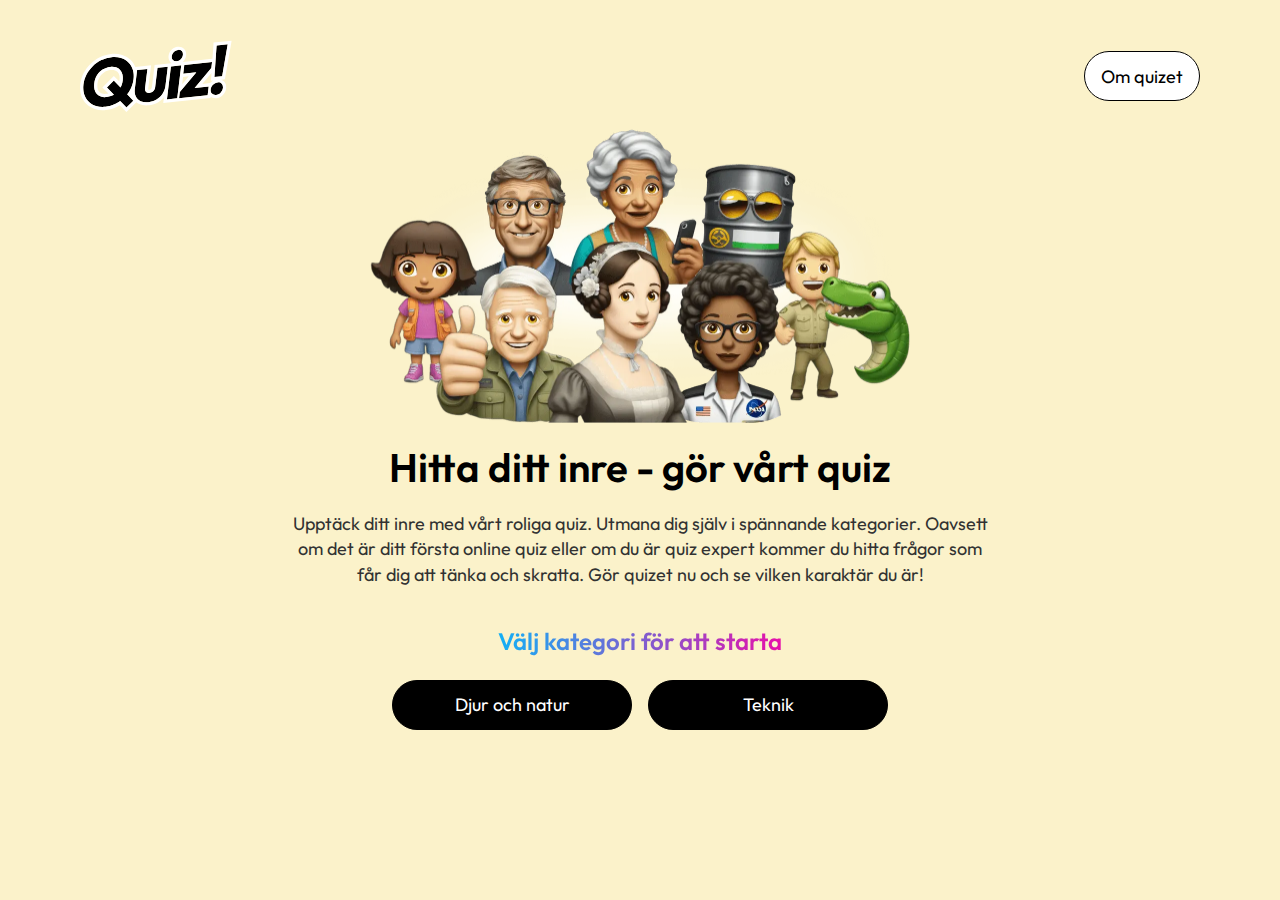
<file: index.html>
<!DOCTYPE html>
<html lang="sv">
<head>
  <meta charset="UTF-8">
  <meta name="viewport" content="width=device-width, initial-scale=1.0">
  <title>Quiz: Hitta ditt inre — Vilken karaktär är du? | Start</title>

  <link rel="icon" type="image/png" href="./favicon/favicon-96x96.png" sizes="96x96">
  <link rel="icon" type="image/svg+xml" href="./favicon/favicon.svg">
  <link rel="shortcut icon" href="./favicon/favicon.ico">
  <link rel="apple-touch-icon" sizes="180x180" href="./favicon/apple-touch-icon.png">
  <link rel="manifest" href="./favicon/site.webmanifest">

  <meta name="description" content="Testa din personlighet med vårt roliga quiz! Hitta ditt inre och få reda på vilken karaktär du är. Klicka för att börja nu! ">

  <meta property="og:title" content="Quiz: Hitta ditt inre - Vilken karaktär är du? | Start">
  <meta property="og:description" content="Testa din personlighet med vårt roliga quiz! Hitta ditt inre och få reda på vilken karaktär du är. Klicka för att börja nu! ">
  <meta property="og:image" content="https://chas-team-5.github.io/u03-quiz-app/assets/images/quiz-hitta-ditt-inre-og-image.webp">
  <meta property="og:url" content="https://chas-team-5.github.io/u03-quiz-app/">

  <link rel="stylesheet" href="./assets/css/style.css">
  <script type="module" src="./assets/js/start.js"></script>
</head>

<body class="start">
  <div class="container">
    <header>
      <img class="header-logo" width="152" height="69" src="./assets/images/quiz-hitta-ditt-inre-logo.svg" alt="Quiz, Hitta ditt inre">

      <nav class="main-navigation" aria-label="Huvudnavigering">
        <ul class="nav-links">
          <li class="nav-item">
            <a href="om-quizet.html" class="cta cta-inverted nav-link">Om quizet</a>
          </li>
        </ul>
      </nav>
    </header>

    <article class="article-container">
      <img class="index-img" src="./assets/images/quiz-hero.webp" width="540" height="294" alt="index-image">

      <h1>Hitta ditt inre <span class="no-wrap-text">- gör vårt quiz</span></h1>
      <p>Upptäck ditt inre med vårt roliga quiz. Utmana dig själv i spännande kategorier.
		Oavsett om det är ditt första online quiz eller om du är quiz expert kommer du hitta frågor som får dig att tänka och skratta.
		Gör quizet nu och se vilken karaktär du är! </p>

      <p class="quiz-selection-text">
        <span class="gradient-horizontal">Välj kategori för att starta</span>
      </p>

      <div class="category-selection-container" id="category-selection">
        <button class="cta" type="button" data-category="djur-och-natur">Djur och natur</button>
        <button class="cta" type="button" data-category="teknik">Teknik</button>
      </div>
    </article>
  </div>
</body>
</html>
</file>
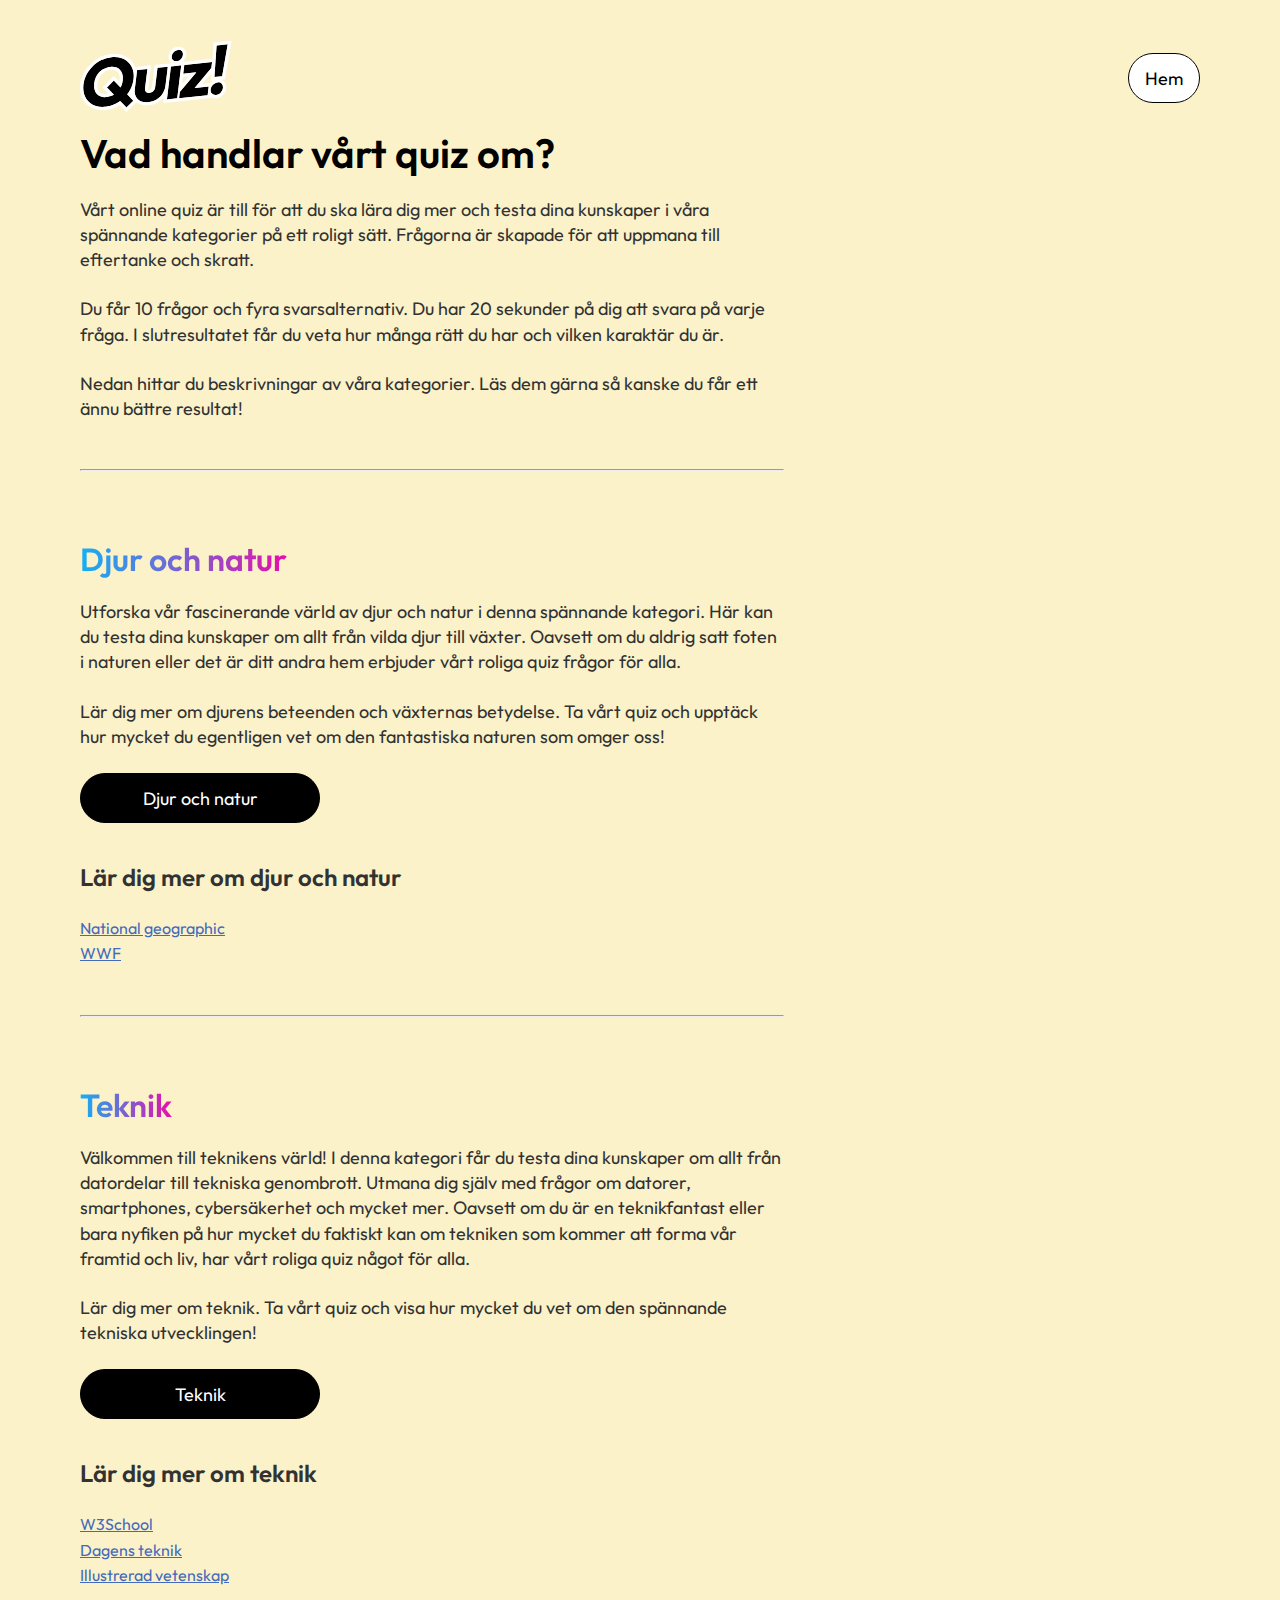
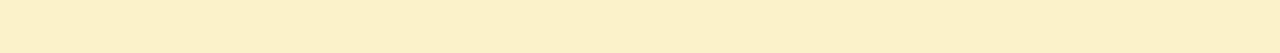
<file: about.html>
<!DOCTYPE html>
<html lang="sv">

<head>
  <meta charset="UTF-8">
  <meta name="viewport" content="width=device-width, initial-scale=1.0">
  <title>Quiz: Hitta ditt inre — Vilken karaktär är du? | Om</title>

  <link rel="icon" type="image/png" href="./favicon/favicon-96x96.png" sizes="96x96">
  <link rel="icon" type="image/svg+xml" href="./favicon/favicon.svg">
  <link rel="shortcut icon" href="./favicon/favicon.ico">
  <link rel="apple-touch-icon" sizes="180x180" href="./favicon/apple-touch-icon.png">
  <link rel="manifest" href="./favicon/site.webmanifest">

  <meta name="description" content="Testa din personlighet med vårt roliga quiz! Hitta ditt inre och få reda på vilken karaktär du är. Klicka för att börja nu! ">

  <meta property="og:title" content="Quiz: Hitta ditt inre - Vilken karaktär är du? | Start">
  <meta property="og:description" content="Testa din personlighet med vårt roliga quiz! Hitta ditt inre och få reda på vilken karaktär du är. Klicka för att börja nu! ">
  <meta property="og:image" content="https://chas-team-5.github.io/u03-quiz-app/assets/images/quiz-hitta-ditt-inre-og-image.webp">
  <meta property="og:url" content="https://chas-team-5.github.io/u03-quiz-app/about.html">

  <link rel="stylesheet" href="./assets/css/style.css">
  <script type="module" src="./assets/js/about.js"></script>
</head>

<body class="about">
  <div class="container">
    <header>
      <a href="./index.html">
        <img class="header-logo" width="152" height="69" src="./assets/images/quiz-hitta-ditt-inre-logo.svg" alt="Quiz, Hitta ditt inre">
      </a>

      <nav class="main-navigation" aria-label="Huvudnavigering">
        <ul class="nav-links">
          <li class="nav-item">
            <a href="./index.html" class="cta cta-inverted nav-link">Hem</a>
          </li>
        </ul>
      </nav>
    </header>

    <article class="article-container">
      <h1>Vad handlar vårt quiz om?</h1>
      <!-- Possibly one <p> elem with double <br> instead of three separate <p> -->
      <p>
        Vårt online quiz är till för att du ska lära dig mer och testa dina kunskaper i våra spännande kategorier på ett
        roligt sätt. Frågorna är skapade för att uppmana till eftertanke och skratt.
      </p>
      <p>
        Du får 10 frågor och fyra svarsalternativ. Du har 20 sekunder på dig att svara på varje fråga. I slutresultatet
        får du veta hur många rätt du har och vilken karaktär du är.
      </p>
      <p>
        Nedan hittar du beskrivningar av våra kategorier. Läs dem gärna så kanske du får ett ännu bättre resultat!
      </p>

      <hr>
    </article>

    <article class="article-container">
      <!-- Possible container to make 2 columns in desktop-view -->
      <h2>
        <span class="gradient-horizontal">Djur och natur</span>
      </h2>

      <p>
        Utforska vår fascinerande värld av djur och natur i denna spännande kategori. Här kan du testa dina kunskaper om
        allt från vilda djur till växter. Oavsett om du aldrig satt foten i naturen eller det är ditt andra hem erbjuder
        vårt roliga quiz frågor för alla.
      </p>
      <p>
        Lär dig mer om djurens beteenden och växternas betydelse. Ta vårt quiz och
        upptäck hur mycket du egentligen vet om den fantastiska naturen som omger oss!
      </p>
      <button class="cta" type="button" data-category="djur-och-natur">Djur och natur</button>

      <p class="quiz-selection-text">
        Lär dig mer om djur och natur
      </p>

      <ul>
        <li><a href="#">National geographic</a></li>
        <li><a href="#">WWF</a></li>
      </ul>

      <hr>
    </article>

    <article class="article-container">
      <h2>
        <span class="gradient-horizontal">Teknik</span>
      </h2>

      <p>
        Välkommen till teknikens värld! I denna kategori får du testa dina kunskaper om allt från datordelar till
        tekniska genombrott. Utmana dig själv med frågor om datorer, smartphones, cybersäkerhet och mycket mer. Oavsett
        om du är en teknikfantast eller bara nyfiken på hur mycket du faktiskt kan om tekniken som kommer att forma vår
        framtid och liv, har vårt roliga quiz något för alla.
      </p>
      <p>
        Lär dig mer om teknik. Ta vårt quiz och visa hur mycket du
        vet om den spännande tekniska utvecklingen!
      </p>
      <button class="cta" type="button" data-category="teknik">Teknik</button>

      <p class="quiz-selection-text">
        Lär dig mer om teknik
      </p>

      <ul>
        <li><a href="#">W3School</a></li>
        <li><a href="#">Dagens teknik</a></li>
        <li><a href="#">Illustrerad vetenskap</a></li>
      </ul>
    </article>
  </div>
</body>

</html>
</file>
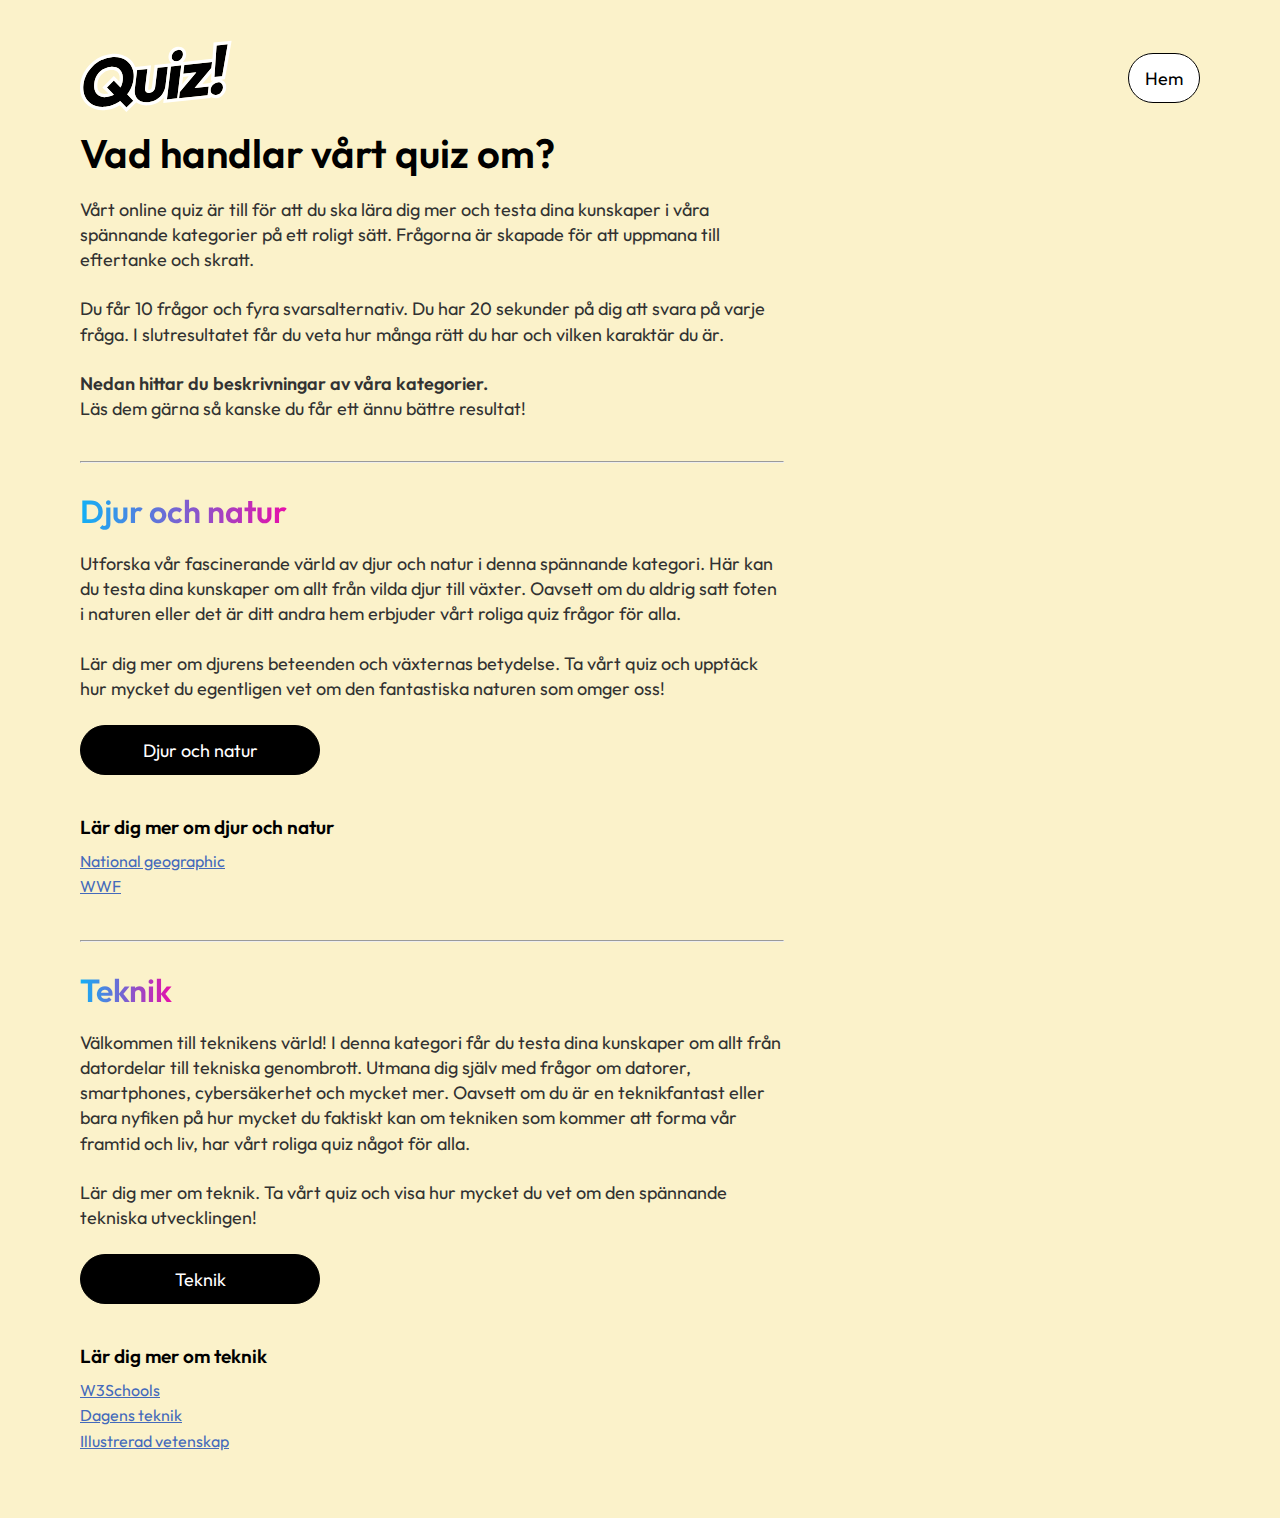
<file: om-quizet.html>
<!DOCTYPE html>
<html lang="sv">

<head>
  <meta charset="UTF-8">
  <meta name="viewport" content="width=device-width, initial-scale=1.0">
  <title>Quiz: Hitta ditt inre — Vilken karaktär är du? | Om</title>

  <link rel="icon" type="image/png" href="./favicon/favicon-96x96.png" sizes="96x96">
  <link rel="icon" type="image/svg+xml" href="./favicon/favicon.svg">
  <link rel="shortcut icon" href="./favicon/favicon.ico">
  <link rel="apple-touch-icon" sizes="180x180" href="./favicon/apple-touch-icon.png">
  <link rel="manifest" href="./favicon/site.webmanifest">

  <meta name="description" content="Testa din personlighet med vårt roliga quiz! Hitta ditt inre och få reda på vilken karaktär du är. Klicka för att börja nu! ">

  <meta property="og:title" content="Quiz: Hitta ditt inre - Vilken karaktär är du? | Start">
  <meta property="og:description" content="Testa din personlighet med vårt roliga quiz! Hitta ditt inre och få reda på vilken karaktär du är. Klicka för att börja nu! ">
  <meta property="og:image" content="https://chas-team-5.github.io/u03-quiz-app/assets/images/quiz-hitta-ditt-inre-og-image.webp">
  <meta property="og:url" content="https://chas-team-5.github.io/u03-quiz-app/om-quizet.html">

  <link rel="stylesheet" href="./assets/css/style.css">
  <script type="module" src="./assets/js/about.js"></script>
</head>

<body class="about">
  <div class="container">
    <header>
      <a href="./index.html">
        <img class="header-logo" width="152" height="69" src="./assets/images/quiz-hitta-ditt-inre-logo.svg" alt="Quiz, Hitta ditt inre">
      </a>

      <nav class="main-navigation" aria-label="Huvudnavigering">
        <ul class="nav-links">
          <li class="nav-item">
            <a href="./index.html" class="cta cta-inverted nav-link">Hem</a>
          </li>
        </ul>
      </nav>
    </header>

    <article class="article-container">
      <h1>Vad handlar vårt quiz om?</h1>

      <p>
        Vårt online quiz är till för att du ska lära dig mer och testa dina kunskaper i våra spännande kategorier på ett
        roligt sätt. Frågorna är skapade för att uppmana till eftertanke och skratt.
      </p>
      <p>
        Du får 10 frågor och fyra svarsalternativ. Du har 20 sekunder på dig att svara på varje fråga. I slutresultatet
        får du veta hur många rätt du har och vilken karaktär du är.
      </p>
      <p>
        <strong>Nedan hittar du beskrivningar av våra kategorier.</strong>
        <br> Läs dem gärna så kanske du får ett ännu bättre resultat!
      </p>
    </article>

  <hr>

    <article class="article-container">
      <h2>
        <span class="gradient-horizontal">Djur och natur</span>
      </h2>

      <p>
        Utforska vår fascinerande värld av djur och natur i denna spännande kategori. Här kan du testa dina kunskaper om
        allt från vilda djur till växter. Oavsett om du aldrig satt foten i naturen eller det är ditt andra hem erbjuder
        vårt roliga quiz frågor för alla.
      </p>
      <p>
        Lär dig mer om djurens beteenden och växternas betydelse. Ta vårt quiz och
        upptäck hur mycket du egentligen vet om den fantastiska naturen som omger oss!
      </p>
      <button class="cta" type="button" data-category="djur-och-natur">Djur och natur</button>

      <h3 class="link-list-heading">
        Lär dig mer om djur och natur
      </h3>

      <ul>
        <li>
          <a href="https://www.natgeotv.com/se" target="_blank" rel="noopener noreferrer">National geographic</a>
        </li>

        <li>
          <a href="https://www.wwf.se/" target="_blank" rel="noopener noreferrer">WWF</a>
        </li>
      </ul>
    </article>

    <hr>

    <article class="article-container">
      <h2>
        <span class="gradient-horizontal">Teknik</span>
      </h2>

      <p>
        Välkommen till teknikens värld! I denna kategori får du testa dina kunskaper om allt från datordelar till
        tekniska genombrott. Utmana dig själv med frågor om datorer, smartphones, cybersäkerhet och mycket mer. Oavsett
        om du är en teknikfantast eller bara nyfiken på hur mycket du faktiskt kan om tekniken som kommer att forma vår
        framtid och liv, har vårt roliga quiz något för alla.
      </p>
      <p>
        Lär dig mer om teknik. Ta vårt quiz och visa hur mycket du
        vet om den spännande tekniska utvecklingen!
      </p>
      <button class="cta" type="button" data-category="teknik">Teknik</button>

      <h3 class="link-list-heading">
        Lär dig mer om teknik
      </h3>

      <ul>
        <li>
          <a href="https://www.w3schools.com/" target="_blank" rel="noopener noreferrer">W3Schools</a>
        </li>

        <li>
          <a href="https://www.dagensteknik.se/" target="_blank" rel="noopener noreferrer">Dagens teknik</a>
        </li>

        <li>
          <a href="https://illvet.se/" target="_blank" rel="noopener noreferrer">Illustrerad vetenskap</a>
        </li>
      </ul>
    </article>
  </div>
</body>

</html>
</file>
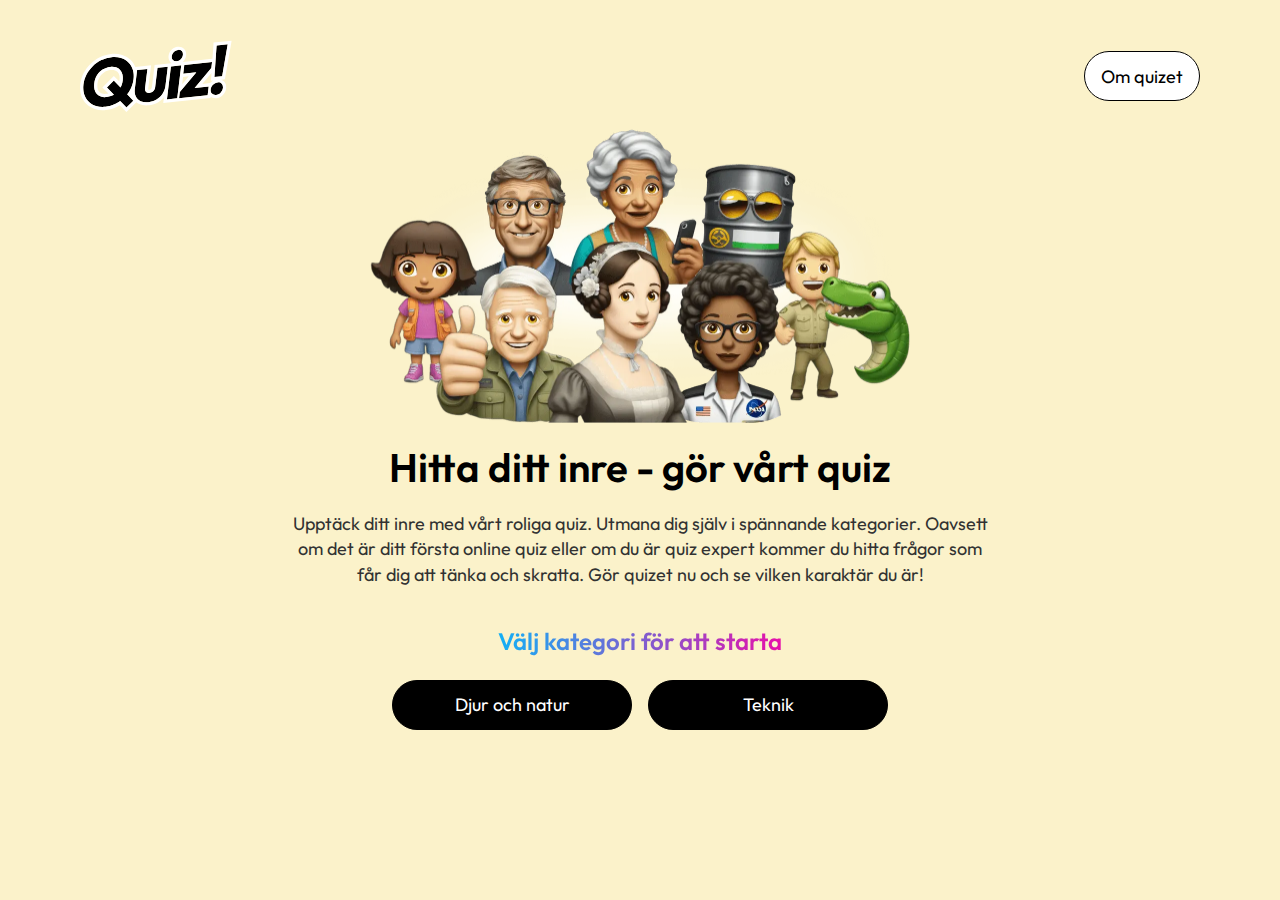
<file: quiz.html>
<!DOCTYPE html>
<html lang="sv">
<head>
  <meta charset="UTF-8">
  <meta name="viewport" content="width=device-width, initial-scale=1.0">
  <title>Quiz: Hitta ditt inre — Vilken karaktär är du? | Quiz</title>

  <link rel="icon" type="image/png" href="./favicon/favicon-96x96.png" sizes="96x96">
  <link rel="icon" type="image/svg+xml" href="./favicon/favicon.svg">
  <link rel="shortcut icon" href="./favicon/favicon.ico">
  <link rel="apple-touch-icon" sizes="180x180" href="./favicon/apple-touch-icon.png">
  <link rel="manifest" href="./favicon/site.webmanifest">

  <link rel="stylesheet" href="./assets/css/style.css">
  <script type="module" src="./assets/js/quiz.js"></script>
</head>

<body class="quiz">
  <div class="container">
    <header>
      <a href="./index.html">
        <img class="header-logo" width="152" height="69" src="./assets/images/quiz-hitta-ditt-inre-logo.svg" alt="Quiz, Hitta ditt inre">
      </a>
    </header>

    <article class="article-container">
      <p class="stepper">
        Fråga <output id="steps-current"></output> av <output id="steps-total"></output>
      </p>

      <ul id="progress"></ul>
      <figure id="question-img"></figure>

      <h3 id="question-text">Fråga</h3>

      <div class="countdown" id="countdown"></div>
      <div id="answer-options"></div>

      <div id="loading-screen" class="hidden">
        <h3 id="loading-text" class="loading-text gradient-horizontal">…</h3>
        <p>Du har <strong>20 sekunder</strong> per fråga, så var snabb med svaren!</p>
        <div id="spinner" class="loader"></div>
      </div>

      <div id="ready-next" class="hidden"></div>
    </article>
  </div>
</body>

</html>
</file>
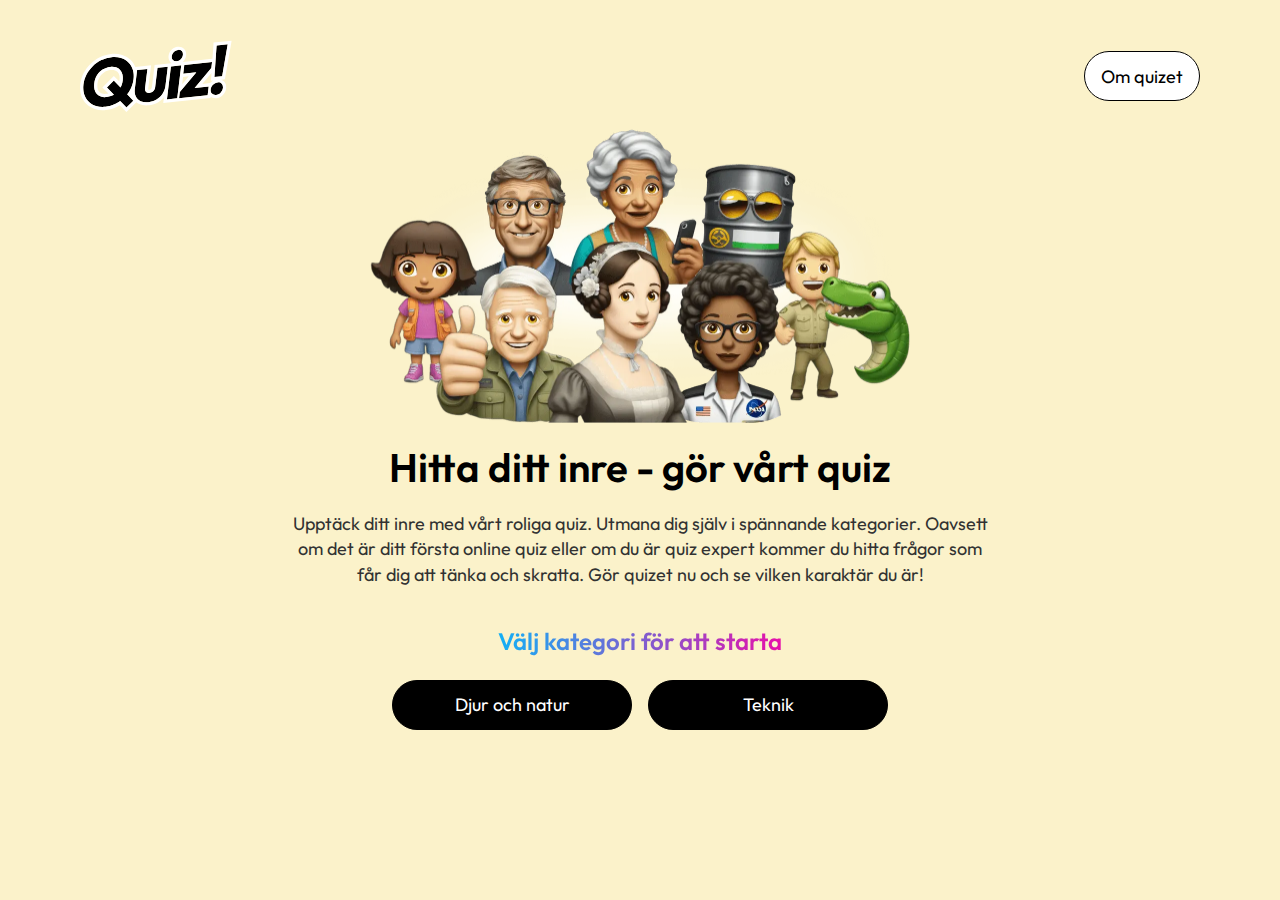
<file: result.html>
<!DOCTYPE html>
<html lang="sv">

<head>
  <meta charset="UTF-8">
  <meta name="viewport" content="width=device-width, initial-scale=1.0">
  <title>Quiz: Hitta ditt inre — Vilken karaktär är du? | Resultat</title>

  <link rel="icon" type="image/png" href="./favicon/favicon-96x96.png" sizes="96x96">
  <link rel="icon" type="image/svg+xml" href="./favicon/favicon.svg">
  <link rel="shortcut icon" href="./favicon/favicon.ico">
  <link rel="apple-touch-icon" sizes="180x180" href="./favicon/apple-touch-icon.png">
  <link rel="manifest" href="./favicon/site.webmanifest">

  <meta name="description" content="Testa din personlighet med vårt roliga quiz! Hitta ditt inre och få reda på vilken karaktär du är. Klicka för att börja nu! ">

  <meta property="og:title" content="Quiz: Hitta ditt inre - Vilken karaktär är du? | Start">
  <meta property="og:description" content="Testa din personlighet med vårt roliga quiz! Hitta ditt inre och få reda på vilken karaktär du är. Klicka för att börja nu! ">
  <meta property="og:image" content="https://chas-team-5.github.io/u03-quiz-app/assets/images/quiz-hitta-ditt-inre-og-image.webp">
  <meta property="og:url" content="https://chas-team-5.github.io/u03-quiz-app/result.html">

  <link rel="stylesheet" href="./assets/css/style.css">
  <script src="./assets/js/utils/confetti.min.js" defer></script>
  <script type="module" src="./assets/js/result.js"></script>
</head>

<body class="result">
  <div class="container">
    <header>
      <a href="./index.html">
        <img class="header-logo" width="152" height="69" src="./assets/images/quiz-hitta-ditt-inre-logo.svg" alt="Quiz, Hitta ditt inre">
      </a>

      <nav class="main-navigation" aria-label="Huvudnavigering">
        <ul class="nav-links">
          <li class="nav-item">
            <a href="./index.html" class="cta cta-inverted nav-link">Hem</a>
          </li>

          <li class="nav-item">
            <a href="about.html" class="cta cta-inverted nav-link">Om</a>
          </li>
        </ul>
      </nav>
    </header>

    <article class="article-container">
      <h3 id="result-score"><output id="answers-correct"></output> av <output id="steps-total"></output> rätt!</h3>

      <section class="result-content">
        <h3>Du blev</h3>
        <h2 class="gradient-horizontal" id="result-name">Namnet på din resultatfigur</h2>
        <p id="result-text"></p>
      </section>

      <p class="quiz-selection-text">
        <span class="gradient-horizontal">Välj ett nytt quiz</span>
      </p>

      <div class="category-selection-container" id="category-selection">
        <button class="cta" type="button" data-category="djur-och-natur">Djur och natur</button>
        <button class="cta" type="button" data-category="teknik">Teknik</button>
      </div>

      <div id="loading-screen" class="hidden">
        <h3 id="loading-text" class="loading-text gradient-horizontal">
          Hämtar resultat…
        </h3>
        <div id="spinner" class="loader"></div>
      </div>
    </article>
  </div>
</body>
</html>
</file>
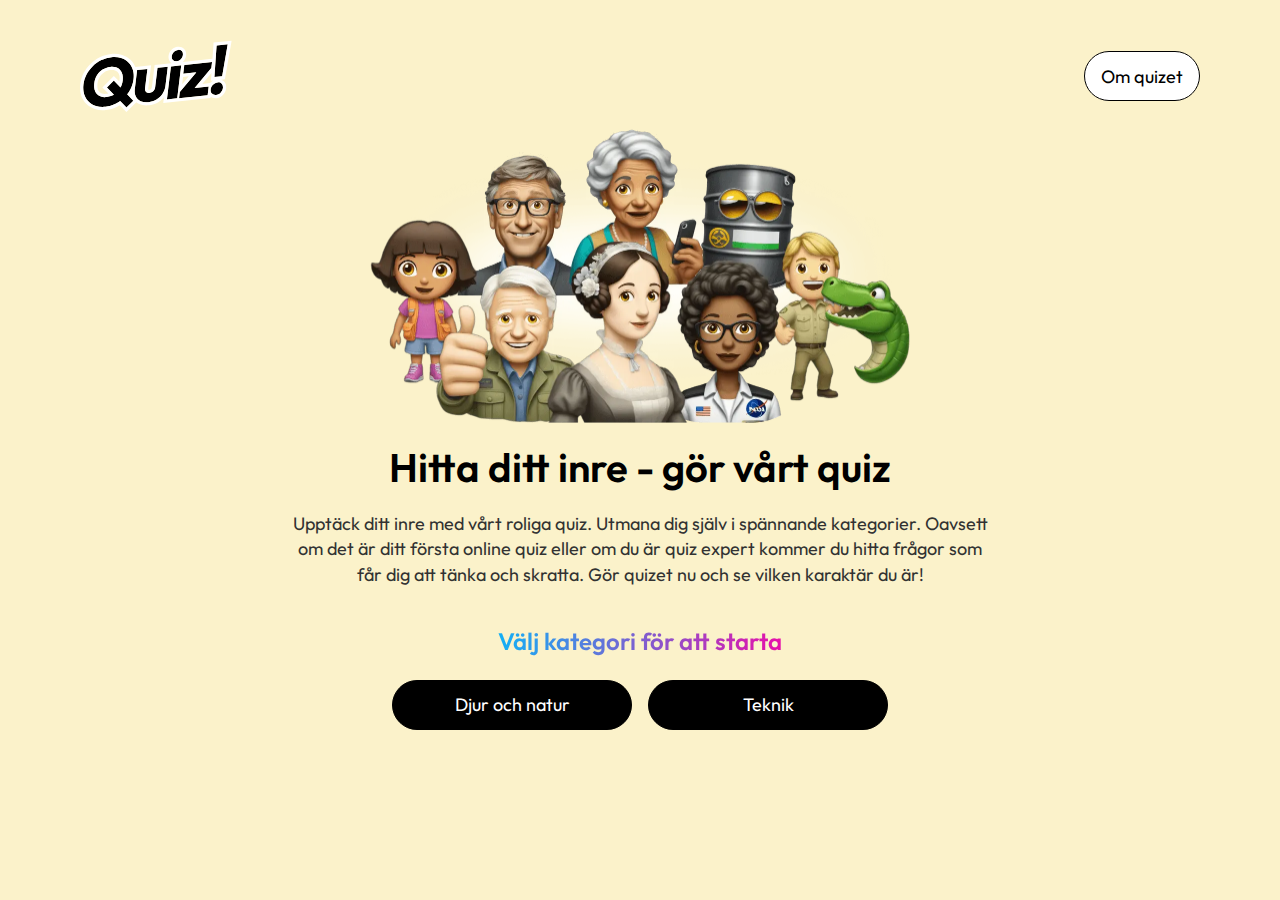
<file: resultat.html>
<!DOCTYPE html>
<html lang="sv">

<head>
  <meta charset="UTF-8">
  <meta name="viewport" content="width=device-width, initial-scale=1.0">
  <title>Quiz: Hitta ditt inre — Vilken karaktär är du? | Resultat</title>

  <link rel="icon" type="image/png" href="./favicon/favicon-96x96.png" sizes="96x96">
  <link rel="icon" type="image/svg+xml" href="./favicon/favicon.svg">
  <link rel="shortcut icon" href="./favicon/favicon.ico">
  <link rel="apple-touch-icon" sizes="180x180" href="./favicon/apple-touch-icon.png">
  <link rel="manifest" href="./favicon/site.webmanifest">

  <meta name="description" content="Testa din personlighet med vårt roliga quiz! Hitta ditt inre och få reda på vilken karaktär du är. Klicka för att börja nu! ">

  <meta property="og:title" content="Quiz: Hitta ditt inre - Vilken karaktär är du? | Start">
  <meta property="og:description" content="Testa din personlighet med vårt roliga quiz! Hitta ditt inre och få reda på vilken karaktär du är. Klicka för att börja nu! ">
  <meta property="og:image" content="https://chas-team-5.github.io/u03-quiz-app/assets/images/quiz-hitta-ditt-inre-og-image.webp">
  <meta property="og:url" content="https://chas-team-5.github.io/u03-quiz-app/resultat.html">

  <link rel="stylesheet" href="./assets/css/style.css">
  <script src="./assets/js/utils/confetti.min.js" defer></script>
  <script type="module" src="./assets/js/result.js"></script>
</head>

<body class="result">
  <div class="container">
    <header>
      <a href="./index.html">
        <img class="header-logo" width="152" height="69" src="./assets/images/quiz-hitta-ditt-inre-logo.svg" alt="Quiz, Hitta ditt inre">
      </a>

      <nav class="main-navigation" aria-label="Huvudnavigering">
        <ul class="nav-links">
          <li class="nav-item">
            <a href="om-quizet.html" class="cta cta-inverted nav-link">Om quizet</a>
          </li>
        </ul>
      </nav>
    </header>

    <article class="article-container">
      <h3 id="result-score"><output id="answers-correct"></output> av <output id="steps-total"></output> rätt!</h3>

      <section id="result-content">
        <h3>Du blev</h3>
        <h2 class="gradient-horizontal" id="result-name">Namnet på din resultatfigur</h2>
        <p id="result-text"></p>
      </section>

      <p class="quiz-selection-text">
        <span class="gradient-horizontal">Välj ett nytt quiz</span>
      </p>

      <div class="category-selection-container" id="category-selection">
        <button class="cta" type="button" data-category="djur-och-natur">Djur och natur</button>
        <button class="cta" type="button" data-category="teknik">Teknik</button>
      </div>

      <div id="loading-screen" class="hidden">
        <h3 id="loading-text" class="loading-text gradient-horizontal">
          Hämtar resultat…
        </h3>
        <div id="spinner" class="loader"></div>
      </div>
    </article>
  </div>
</body>
</html>
</file>
<file: assets/css/style.css>
@import url(./utils/reset.css);
@import url(./utils/fonts.css);
@import url(./utils/variables.css);
@import url(./utils/helper.css);
@import url(./quiz.css);

/* GLOBAL */

body {
  background-color: var(--color-background);
  color: var(--color-black);
  font-family: "Outfit", Arial, Helvetica, sans-serif;
  font-optical-sizing: auto;
  font-weight: 400;
  font-style: normal;

  -webkit-text-size-adjust: 100%;
  -webkit-font-smoothing: antialiased;
  -moz-osx-font-smoothing: grayscale;
  text-rendering: optimizeLegibility;
}

.container {
  max-width: var(--max-width-lg);
  margin: 0 auto var(--spacing-xxl);
  padding-inline: var(--spacing-sm);
}

header {
  display: flex;
  justify-content: space-between;
  align-items: flex-start;
  margin-top: var(--spacing-sm);
  margin-bottom: var(--spacing-sm);
}

header .cta {
  padding: 0.5rem 1rem;
}

.nav-links {
  display: flex;
  gap: var(--spacing-xs);
}

h1, h2, h3, h4, h5, h6 {
  color: var(--color-black-absolute);
  hyphens: manual;
}

h1 {
  font-size: var(--font-size-heading-lg);
  line-height: 1;
}

h2 {
  font-size: var(--font-size-heading-md);
  line-height: 1;
  font-weight: 600;
}

h3 {
  font-size: var(--font-size-heading-sm);
  line-height: 1.33;
}

h4 {
  font-size: var(--font-size-heading-xs);
  line-height: 1.2;
  margin-bottom: 0;
}

p {
  font-size: var(--font-size-sm);
  line-height: 1.4;
}

.article-container p {
  max-width: var(--max-width-md);
  margin-inline: auto;
}

body.quiz .article-container {
  align-items: center;
}

body.about .article-container p {
  margin-inline: unset;
}

body.about .container hr {
  margin-block: var(--spacing-md) var(--spacing-lg);
  max-width: var(--max-width-md);
}

.link-list-heading {
  margin-top: var(--spacing-sm);
  font-size: var(--font-size-heading-xs);
}

.article-container .link-list-heading + ul {
  margin-top: -1rem;
}


ul {
  list-style: none;
}

a {
  color: var(--color-anchor);
}

article li {
  line-height: 1.6;
}

/* --- */

.start,
.quiz,
.result {
  text-align: center;
}

/* CONTAINERS */

.article-container {
  display: flex;
  flex-flow: column;
  position: relative;
  gap: var(--spacing-md);
  margin-bottom: var(--spacing-xl);
}

.category-selection-container {
  display: flex;
  justify-content: center;
  gap: var(--spacing-sm);
}

#result-name {
  margin-bottom: 0.75rem;
}

#result-content {
  display: flex;
  flex-flow: column;
  gap: var(--spacing-sm);
}

.result-text-footer {
  margin-top: var(--spacing-sm);
  display: block;
}

/* --- */

.quiz-selection-text {
  font-size: var(--font-size-heading-xs);
  font-weight: 600;
  line-height: 1.2;
  margin-top: var(--spacing-sm);
  margin-bottom: 0;
}

.quiz-selection-text > span {
  display: inline-block;
}

/* CONFETTI */

canvas.confetti {
  position: absolute;
  top: 0px;
  left: 0px;
  width: 100%;
  height: 460px;
  pointer-events: none;
  z-index: 100;
}

/* BUTTONS */

.cta {
  display: inline-flex;
  align-items: center;
  justify-content: center;
  font-family: inherit;
  font-size: inherit;
  width: 100%;
  max-width: 15rem;
  padding: 0.5rem 1rem;
  height: 2.825rem;
  border-radius: 2rem;
  cursor: pointer;
  text-decoration: none;
  color: var(--color-white);
  background-color: var(--color-black-absolute);
  border: 1.5px solid var(--color-black-absolute);

  transition: all .2s ease-in-out;
  transition-property: background-color, color;
}

.cta:hover {
  background-color: var(--color-black);
}

.cta.cta-inverted {
  color: var(--color-black-absolute);
  background-color: var(--color-white);
}

.cta.cta-inverted:hover {
  color: var(--color-white);
  background-color: var(--color-black-absolute);
}


/* Desktop up */
@media (width >= 62.5rem) {
  header {
    margin-top: var(--spacing-md);
  }

  .container {
    padding-inline: var(--spacing-lg);
  }
}

/* Desktop XL up */
@media (width >= 75rem) {
  header {
    margin-top: var(--spacing-xl);
  }

  .container {
    padding-inline: var(--spacing-xl);
  }
}

/* Tablet Down */
@media (width < 62.5rem) {
  .header-logo {
    width: 115px;
    height: 50px;
  }
}

/* Tablet Only */
@media (width < 62.5rem) and (width >= 48rem) {
  .container {
    padding-inline: var(--spacing-md);
  }
}

/* Tablet Up */
@media (width >= 48rem) {
  header {
    align-items: center;
  }

  .cta {
    font-size: var(--font-size-sm);
    height: 3.125rem;
  }

  .quiz-selection-text {
    font-size: var(--font-size-heading-sm);
  }
}

/* Mobile Down */
@media (width < 48rem) {
  #result-content img {
    width: 15rem;
    height: auto;
  }

  .index-img {
    max-width: 420px;
  }
}

/* Mobile Tiny */
@media (width < 37.5rem) {
  .index-img {
    max-width: 280px;
  }
}
</file>
